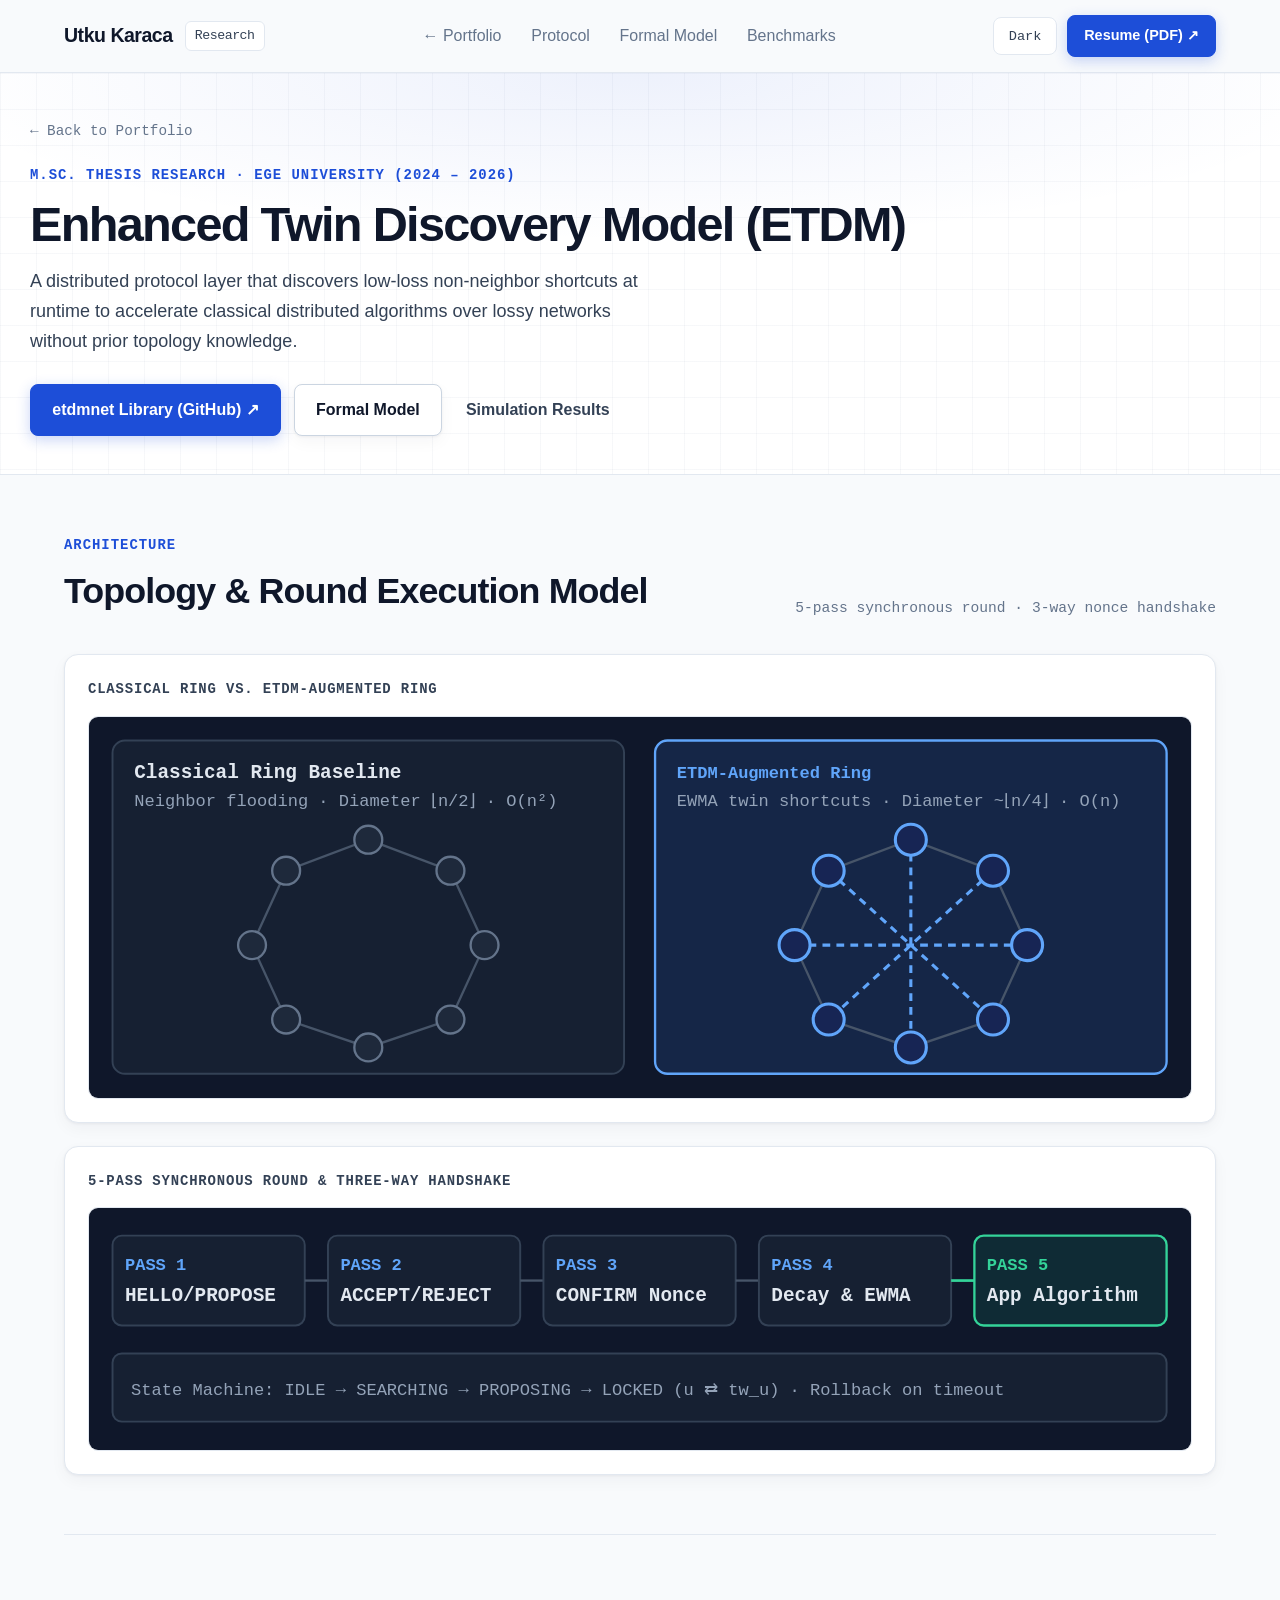
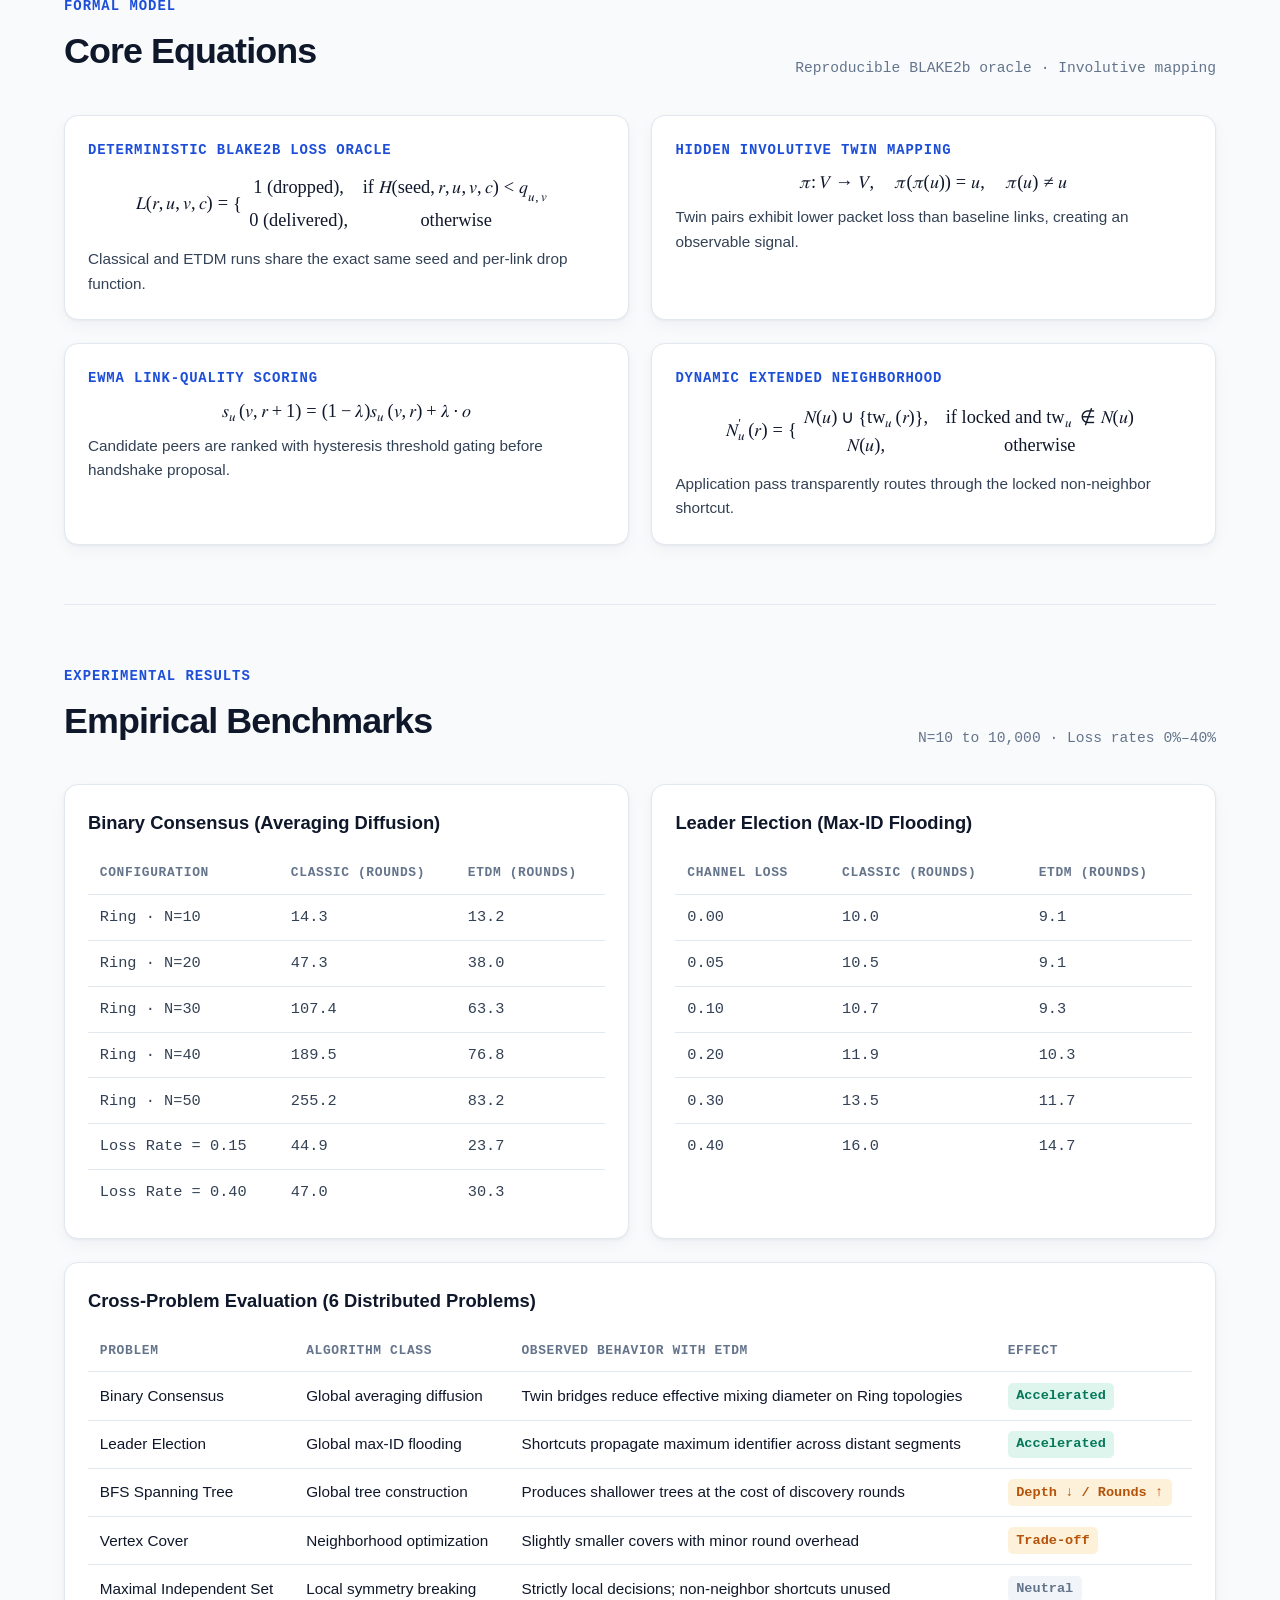
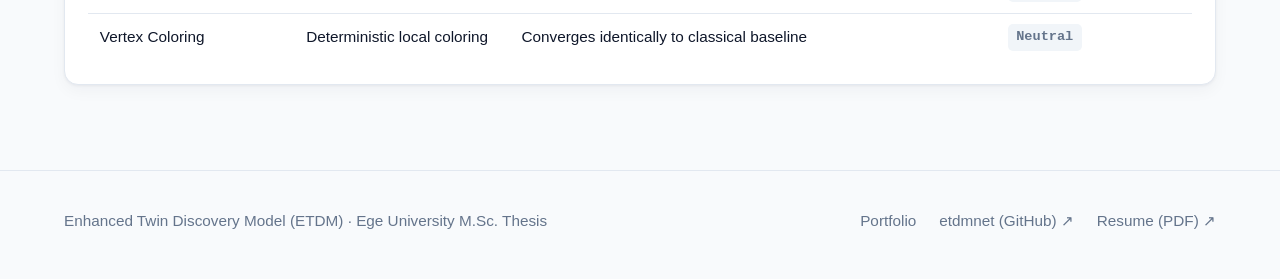
<file: thesis.html>
<!DOCTYPE html>
<html lang="en">
<head>
  <meta charset="UTF-8" />
  <meta name="viewport" content="width=device-width, initial-scale=1.0" />
  <meta http-equiv="Content-Security-Policy" content="default-src 'self'; script-src 'self'; style-src 'self' https://fonts.googleapis.com; font-src 'self' https://fonts.gstatic.com; img-src 'self' data:; connect-src 'self'; object-src 'none'; base-uri 'self'; form-action 'none';" />
  <meta name="referrer" content="strict-origin-when-cross-origin" />
  <!-- TODO(security): HTTP response headers X-Frame-Options, CSP frame-ancestors, Permissions-Policy, and X-Content-Type-Options: nosniff are controlled by GitHub Pages static hosting and cannot be set via HTML meta tags. -->
  <title>ETDM — Enhanced Twin Discovery Model | Utku Karaca</title>
  <link rel="preconnect" href="https://fonts.googleapis.com" />
  <link rel="preconnect" href="https://fonts.gstatic.com" crossorigin />
  <link href="https://fonts.googleapis.com/css2?family=Inter:wght@400;500;600;700&family=JetBrains+Mono:wght@400;500;600&display=swap" rel="stylesheet" />
  <link rel="stylesheet" href="assets/styles.css" />
</head>
<body>
  <header class="site-header">
    <div class="container header-inner">
      <a href="index.html" class="brand">
        <span>Utku Karaca</span>
        <span class="brand-loc">Research</span>
      </a>
      <nav class="nav-links" aria-label="Research navigation">
        <a href="index.html">← Portfolio</a>
        <a href="#protocol">Protocol</a>
        <a href="#formal">Formal Model</a>
        <a href="#benchmarks">Benchmarks</a>
      </nav>
      <div class="header-actions">
        <button id="theme-toggle" type="button" class="icon-btn" aria-label="Switch to dark theme">Dark</button>
        <a href="uk_resume.pdf" target="_blank" rel="noopener noreferrer" class="btn btn-primary btn-sm">Resume (PDF) ↗</a>
        <button id="menu-toggle" type="button" class="icon-btn menu-toggle" aria-expanded="false" aria-controls="mobile-nav">Menu</button>
      </div>
    </div>
    <nav id="mobile-nav" class="container mobile-nav" aria-label="Mobile navigation">
      <a href="index.html">← Portfolio</a>
      <a href="#protocol">Protocol Architecture</a>
      <a href="#formal">Formal Model</a>
      <a href="#benchmarks">Empirical Benchmarks</a>
      <a href="uk_resume.pdf" target="_blank" rel="noopener noreferrer">Resume (PDF) ↗</a>
    </nav>
  </header>

  <!-- HERO -->
  <section class="hero-band">
    <div class="container hero-subpage">
      <a href="index.html" class="back-link">← Back to Portfolio</a>
      <p class="eyebrow">M.Sc. Thesis Research · Ege University (2024 – 2026)</p>
      <h1 class="hero-title">Enhanced Twin Discovery Model (ETDM)</h1>
      <p class="hero-summary">
        A distributed protocol layer that discovers low-loss non-neighbor shortcuts at runtime to accelerate classical distributed algorithms over lossy networks without prior topology knowledge.
      </p>
      <div class="cta-group">
        <a href="https://github.com/SqLkk/etdmnet" target="_blank" rel="noopener noreferrer" class="btn btn-primary">etdmnet Library (GitHub) ↗</a>
        <a href="#formal" class="btn btn-secondary">Formal Model</a>
        <a href="#benchmarks" class="btn btn-ghost">Simulation Results</a>
      </div>
    </div>
  </section>

  <main class="container">

    <!-- PROTOCOL DIAGRAM -->
    <section id="protocol" class="section">
      <div class="section-header">
        <div>
          <p class="section-kicker">Architecture</p>
          <h2 class="section-title">Topology &amp; Round Execution Model</h2>
        </div>
        <p class="section-meta">5-pass synchronous round · 3-way nonce handshake</p>
      </div>

      <div class="diagram-split">
        <div class="diagram-panel">
          <p class="diagram-panel-title">Classical Ring vs. ETDM-Augmented Ring</p>
          <div class="window-frame">
            <div class="diagram-canvas">
              <svg viewBox="0 0 700 235" class="diagram-svg" role="img" aria-label="Comparison between Classical Ring topology and ETDM-Augmented Ring with twin shortcuts">
                <!-- Left: Classical Ring -->
                <rect x="10" y="10" width="330" height="215" rx="8" class="svg-box" />
                <text x="24" y="34" class="svg-label">Classical Ring Baseline</text>
                <text x="24" y="52" class="svg-sublabel">Neighbor flooding · Diameter ⌊n/2⌋ · O(n²)</text>

                <polygon points="175,74 228,94 250,142 228,190 175,208 122,190 100,142 122,94" class="svg-edge" />
                <circle cx="175" cy="74" r="9" class="svg-node" />
                <circle cx="228" cy="94" r="9" class="svg-node" />
                <circle cx="250" cy="142" r="9" class="svg-node" />
                <circle cx="228" cy="190" r="9" class="svg-node" />
                <circle cx="175" cy="208" r="9" class="svg-node" />
                <circle cx="122" cy="190" r="9" class="svg-node" />
                <circle cx="100" cy="142" r="9" class="svg-node" />
                <circle cx="122" cy="94" r="9" class="svg-node" />

                <!-- Right: ETDM Ring -->
                <rect x="360" y="10" width="330" height="215" rx="8" class="svg-box-accent" />
                <text x="374" y="34" class="svg-accent-text">ETDM-Augmented Ring</text>
                <text x="374" y="52" class="svg-sublabel">EWMA twin shortcuts · Diameter ~⌊n/4⌋ · O(n)</text>

                <polygon points="525,74 578,94 600,142 578,190 525,208 472,190 450,142 472,94" class="svg-edge" />
                <line x1="525" y1="74" x2="525" y2="208" class="svg-shortcut" />
                <line x1="450" y1="142" x2="600" y2="142" class="svg-shortcut" />
                <line x1="472" y1="94" x2="578" y2="190" class="svg-shortcut" />
                <line x1="578" y1="94" x2="472" y2="190" class="svg-shortcut" />

                <circle cx="525" cy="74" r="10" class="svg-node-twin" />
                <circle cx="578" cy="94" r="10" class="svg-node-twin" />
                <circle cx="600" cy="142" r="10" class="svg-node-twin" />
                <circle cx="578" cy="190" r="10" class="svg-node-twin" />
                <circle cx="525" cy="208" r="10" class="svg-node-twin" />
                <circle cx="472" cy="190" r="10" class="svg-node-twin" />
                <circle cx="450" cy="142" r="10" class="svg-node-twin" />
                <circle cx="472" cy="94" r="10" class="svg-node-twin" />
              </svg>
            </div>
          </div>
        </div>

        <div class="diagram-panel">
          <p class="diagram-panel-title">5-Pass Synchronous Round &amp; Three-Way Handshake</p>
          <div class="window-frame">
            <div class="diagram-canvas">
              <svg viewBox="0 0 700 145" class="diagram-svg" role="img" aria-label="5-Pass synchronous round pipeline and PROPOSE ACCEPT CONFIRM handshake">
                <rect x="10" y="12" width="124" height="58" rx="6" class="svg-box" />
                <text x="18" y="34" class="svg-accent-text">PASS 1</text>
                <text x="18" y="54" class="svg-label">HELLO/PROPOSE</text>

                <line x1="134" y1="41" x2="149" y2="41" class="svg-edge" />

                <rect x="149" y="12" width="124" height="58" rx="6" class="svg-box" />
                <text x="157" y="34" class="svg-accent-text">PASS 2</text>
                <text x="157" y="54" class="svg-label">ACCEPT/REJECT</text>

                <line x1="273" y1="41" x2="288" y2="41" class="svg-edge" />

                <rect x="288" y="12" width="124" height="58" rx="6" class="svg-box" />
                <text x="296" y="34" class="svg-accent-text">PASS 3</text>
                <text x="296" y="54" class="svg-label">CONFIRM Nonce</text>

                <line x1="412" y1="41" x2="427" y2="41" class="svg-edge" />

                <rect x="427" y="12" width="124" height="58" rx="6" class="svg-box" />
                <text x="435" y="34" class="svg-accent-text">PASS 4</text>
                <text x="435" y="54" class="svg-label">Decay &amp; EWMA</text>

                <line x1="551" y1="41" x2="566" y2="41" class="svg-flow-green" />

                <rect x="566" y="12" width="124" height="58" rx="6" class="svg-box-green" />
                <text x="574" y="34" class="svg-green-text">PASS 5</text>
                <text x="574" y="54" class="svg-label">App Algorithm</text>

                <rect x="10" y="88" width="680" height="44" rx="6" class="svg-box" />
                <text x="22" y="115" class="svg-sublabel">State Machine: IDLE → SEARCHING → PROPOSING → LOCKED (u ⇄ tw_u) · Rollback on timeout</text>
              </svg>
            </div>
          </div>
        </div>
      </div>
    </section>

    <!-- FORMAL MODEL -->
    <section id="formal" class="section">
      <div class="section-header">
        <div>
          <p class="section-kicker">Formal Model</p>
          <h2 class="section-title">Core Equations</h2>
        </div>
        <p class="section-meta">Reproducible BLAKE2b oracle · Involutive mapping</p>
      </div>

      <div class="math-grid">
        <article class="math-card">
          <h3>Deterministic BLAKE2b Loss Oracle</h3>
          <math display="block">
            <mrow>
              <mi>L</mi>
              <mo>(</mo><mi>r</mi><mo>,</mo><mi>u</mi><mo>,</mo><mi>v</mi><mo>,</mo><mi>c</mi><mo>)</mo>
              <mo>=</mo>
              <mrow>
                <mo>{</mo>
                <mtable>
                  <mtr>
                    <mtd><mn>1</mn><mtext>&nbsp;(dropped),</mtext></mtd>
                    <mtd><mtext>if&nbsp;</mtext><mi>H</mi><mo>(</mo><mtext>seed</mtext><mo>,</mo><mi>r</mi><mo>,</mo><mi>u</mi><mo>,</mo><mi>v</mi><mo>,</mo><mi>c</mi><mo>)</mo><mo>&lt;</mo><msub><mi>q</mi><mrow><mi>u</mi><mo>,</mo><mi>v</mi></mrow></msub></mtd>
                  </mtr>
                  <mtr>
                    <mtd><mn>0</mn><mtext>&nbsp;(delivered),</mtext></mtd>
                    <mtd><mtext>otherwise</mtext></mtd>
                  </mtr>
                </mtable>
              </mrow>
            </mrow>
          </math>
          <p class="math-note">Classical and ETDM runs share the exact same seed and per-link drop function.</p>
        </article>

        <article class="math-card">
          <h3>Hidden Involutive Twin Mapping</h3>
          <math display="block">
            <mrow>
              <mi>&#x03C0;</mi><mo>:</mo><mi>V</mi><mo>&#x2192;</mo><mi>V</mi><mo>,</mo>
              <mspace width="1em" />
              <mi>&#x03C0;</mi><mo>(</mo><mi>&#x03C0;</mi><mo>(</mo><mi>u</mi><mo>)</mo><mo>)</mo><mo>=</mo><mi>u</mi><mo>,</mo>
              <mspace width="1em" />
              <mi>&#x03C0;</mi><mo>(</mo><mi>u</mi><mo>)</mo><mo>&#x2260;</mo><mi>u</mi>
            </mrow>
          </math>
          <p class="math-note">Twin pairs exhibit lower packet loss than baseline links, creating an observable signal.</p>
        </article>

        <article class="math-card">
          <h3>EWMA Link-Quality Scoring</h3>
          <math display="block">
            <mrow>
              <msub><mi>s</mi><mi>u</mi></msub><mo>(</mo><mi>v</mi><mo>,</mo><mi>r</mi><mo>+</mo><mn>1</mn><mo>)</mo>
              <mo>=</mo>
              <mo>(</mo><mn>1</mn><mo>&#x2212;</mo><mi>&#x03BB;</mi><mo>)</mo>
              <msub><mi>s</mi><mi>u</mi></msub><mo>(</mo><mi>v</mi><mo>,</mo><mi>r</mi><mo>)</mo>
              <mo>+</mo>
              <mi>&#x03BB;</mi><mo>&#x22C5;</mo><mi>o</mi>
            </mrow>
          </math>
          <p class="math-note">Candidate peers are ranked with hysteresis threshold gating before handshake proposal.</p>
        </article>

        <article class="math-card">
          <h3>Dynamic Extended Neighborhood</h3>
          <math display="block">
            <mrow>
              <msubsup><mi>N</mi><mi>u</mi><mo>&#x2032;</mo></msubsup><mo>(</mo><mi>r</mi><mo>)</mo>
              <mo>=</mo>
              <mrow>
                <mo>{</mo>
                <mtable>
                  <mtr>
                    <mtd><mi>N</mi><mo>(</mo><mi>u</mi><mo>)</mo><mo>&#x222A;</mo><mo>{</mo><msub><mtext>tw</mtext><mi>u</mi></msub><mo>(</mo><mi>r</mi><mo>)</mo><mo>}</mo><mo>,</mo></mtd>
                    <mtd><mtext>if locked and&nbsp;</mtext><msub><mtext>tw</mtext><mi>u</mi></msub><mo>&#x2209;</mo><mi>N</mi><mo>(</mo><mi>u</mi><mo>)</mo></mtd>
                  </mtr>
                  <mtr>
                    <mtd><mi>N</mi><mo>(</mo><mi>u</mi><mo>)</mo><mo>,</mo></mtd>
                    <mtd><mtext>otherwise</mtext></mtd>
                  </mtr>
                </mtable>
              </mrow>
            </mrow>
          </math>
          <p class="math-note">Application pass transparently routes through the locked non-neighbor shortcut.</p>
        </article>
      </div>
    </section>

    <!-- BENCHMARKS -->
    <section id="benchmarks" class="section">
      <div class="section-header">
        <div>
          <p class="section-kicker">Experimental Results</p>
          <h2 class="section-title">Empirical Benchmarks</h2>
        </div>
        <p class="section-meta">N=10 to 10,000 · Loss rates 0%–40%</p>
      </div>

      <div class="table-grid">
        <div class="table-card">
          <h3>Binary Consensus (Averaging Diffusion)</h3>
          <table class="data-table">
            <thead>
              <tr>
                <th>Configuration</th>
                <th>Classic (rounds)</th>
                <th>ETDM (rounds)</th>
              </tr>
            </thead>
            <tbody>
              <tr><td>Ring · N=10</td><td>14.3</td><td>13.2</td></tr>
              <tr><td>Ring · N=20</td><td>47.3</td><td>38.0</td></tr>
              <tr><td>Ring · N=30</td><td>107.4</td><td>63.3</td></tr>
              <tr><td>Ring · N=40</td><td>189.5</td><td>76.8</td></tr>
              <tr><td>Ring · N=50</td><td>255.2</td><td>83.2</td></tr>
              <tr><td>Loss Rate = 0.15</td><td>44.9</td><td>23.7</td></tr>
              <tr><td>Loss Rate = 0.40</td><td>47.0</td><td>30.3</td></tr>
            </tbody>
          </table>
        </div>

        <div class="table-card">
          <h3>Leader Election (Max-ID Flooding)</h3>
          <table class="data-table">
            <thead>
              <tr>
                <th>Channel Loss</th>
                <th>Classic (rounds)</th>
                <th>ETDM (rounds)</th>
              </tr>
            </thead>
            <tbody>
              <tr><td>0.00</td><td>10.0</td><td>9.1</td></tr>
              <tr><td>0.05</td><td>10.5</td><td>9.1</td></tr>
              <tr><td>0.10</td><td>10.7</td><td>9.3</td></tr>
              <tr><td>0.20</td><td>11.9</td><td>10.3</td></tr>
              <tr><td>0.30</td><td>13.5</td><td>11.7</td></tr>
              <tr><td>0.40</td><td>16.0</td><td>14.7</td></tr>
            </tbody>
          </table>
        </div>

        <div class="table-card table-card-wide">
          <h3>Cross-Problem Evaluation (6 Distributed Problems)</h3>
          <table class="data-table">
            <thead>
              <tr>
                <th>Problem</th>
                <th>Algorithm Class</th>
                <th>Observed Behavior with ETDM</th>
                <th>Effect</th>
              </tr>
            </thead>
            <tbody>
              <tr>
                <td class="text-col">Binary Consensus</td>
                <td class="text-col">Global averaging diffusion</td>
                <td class="text-col">Twin bridges reduce effective mixing diameter on Ring topologies</td>
                <td><span class="delta-pos">Accelerated</span></td>
              </tr>
              <tr>
                <td class="text-col">Leader Election</td>
                <td class="text-col">Global max-ID flooding</td>
                <td class="text-col">Shortcuts propagate maximum identifier across distant segments</td>
                <td><span class="delta-pos">Accelerated</span></td>
              </tr>
              <tr>
                <td class="text-col">BFS Spanning Tree</td>
                <td class="text-col">Global tree construction</td>
                <td class="text-col">Produces shallower trees at the cost of discovery rounds</td>
                <td><span class="delta-mix">Depth ↓ / Rounds ↑</span></td>
              </tr>
              <tr>
                <td class="text-col">Vertex Cover</td>
                <td class="text-col">Neighborhood optimization</td>
                <td class="text-col">Slightly smaller covers with minor round overhead</td>
                <td><span class="delta-mix">Trade-off</span></td>
              </tr>
              <tr>
                <td class="text-col">Maximal Independent Set</td>
                <td class="text-col">Local symmetry breaking</td>
                <td class="text-col">Strictly local decisions; non-neighbor shortcuts unused</td>
                <td><span class="delta-neu">Neutral</span></td>
              </tr>
              <tr>
                <td class="text-col">Vertex Coloring</td>
                <td class="text-col">Deterministic local coloring</td>
                <td class="text-col">Converges identically to classical baseline</td>
                <td><span class="delta-neu">Neutral</span></td>
              </tr>
            </tbody>
          </table>
        </div>
      </div>
    </section>
  </main>

  <footer class="site-footer">
    <div class="container footer-inner">
      <p>Enhanced Twin Discovery Model (ETDM) · Ege University M.Sc. Thesis</p>
      <div class="footer-links">
        <a href="index.html">Portfolio</a>
        <a href="https://github.com/SqLkk/etdmnet" target="_blank" rel="noopener noreferrer">etdmnet (GitHub) ↗</a>
        <a href="uk_resume.pdf" target="_blank" rel="noopener noreferrer">Resume (PDF) ↗</a>
      </div>
    </div>
  </footer>

  <script src="assets/app.js"></script>
</body>
</html>
</file>
<file: assets/styles.css>
/* ==========================================================================
   Utku Karaca — Architectural Editorial Portfolio Stylesheet
   ========================================================================== */

:root {
  --bg: #f8fafc;
  --surface: #ffffff;
  --surface-muted: #f1f5f9;
  --ink: #0f172a;
  --ink-secondary: #334155;
  --ink-muted: #64748b;
  --border: #e2e8f0;
  --border-strong: #cbd5e1;
  --accent: #1d4ed8;
  --accent-hover: #1e40af;
  --accent-subtle: rgba(29, 78, 216, 0.08);
  --accent-ink: #ffffff;
  --diagram-bg: #0f172a;
  --diagram-surface: #172133;
  --diagram-border: #1e293b;
  --diagram-ink: #f8fafc;
  --diagram-muted: #94a3b8;
  --diagram-accent: #60a5fa;
  --diagram-green: #34d399;
  --header-bg: rgba(248, 250, 252, 0.9);
  --shadow-sm: 0 1px 3px rgba(15, 23, 42, 0.05), 0 6px 16px rgba(15, 23, 42, 0.04);
  --shadow-md: 0 4px 12px rgba(15, 23, 42, 0.06), 0 16px 32px rgba(15, 23, 42, 0.08);
  --radius-sm: 8px;
  --radius-md: 10px;
  --radius-lg: 14px;
  --font-sans: 'Inter', -apple-system, BlinkMacSystemFont, 'Segoe UI', Roboto, sans-serif;
  --font-mono: 'JetBrains Mono', ui-monospace, SFMono-Regular, Menlo, Monaco, Consolas, monospace;
}

html[data-theme="dark"] {
  --bg: #0b0f17;
  --surface: #111827;
  --surface-muted: #172033;
  --ink: #f1f5f9;
  --ink-secondary: #cbd5e1;
  --ink-muted: #94a3b8;
  --border: #1e293b;
  --border-strong: #334155;
  --accent: #60a5fa;
  --accent-hover: #93c5fd;
  --accent-subtle: rgba(96, 165, 250, 0.12);
  --accent-ink: #0b0f17;
  --diagram-bg: #090d16;
  --diagram-surface: #111827;
  --diagram-border: #1e293b;
  --diagram-ink: #f1f5f9;
  --diagram-muted: #94a3b8;
  --diagram-accent: #60a5fa;
  --diagram-green: #34d399;
  --header-bg: rgba(11, 15, 23, 0.9);
  --shadow-sm: 0 2px 6px rgba(0, 0, 0, 0.3), 0 8px 20px rgba(0, 0, 0, 0.25);
  --shadow-md: 0 8px 20px rgba(0, 0, 0, 0.35), 0 18px 36px rgba(0, 0, 0, 0.4);
}

*,
*::before,
*::after {
  box-sizing: border-box;
}

html {
  font-size: 17px;
  scroll-behavior: smooth;
  -webkit-text-size-adjust: 100%;
}

body {
  margin: 0;
  background-color: var(--bg);
  color: var(--ink);
  font-family: var(--font-sans);
  font-size: 1rem;
  line-height: 1.6;
  -webkit-font-smoothing: antialiased;
  -moz-osx-font-smoothing: grayscale;
}

img,
svg {
  display: block;
  max-width: 100%;
}

a {
  color: inherit;
  text-decoration: none;
}

h1,
h2,
h3,
h4,
p,
ul,
ol {
  margin: 0;
}

/* Container & Layout */
.container {
  max-width: 1220px;
  margin: 0 auto;
  padding: 0 2rem;
}

/* Header & Navigation */
.site-header {
  position: sticky;
  top: 0;
  z-index: 40;
  background-color: var(--header-bg);
  backdrop-filter: blur(12px);
  border-bottom: 1px solid var(--border);
}

.header-inner {
  display: flex;
  align-items: center;
  justify-content: space-between;
  gap: 1rem;
  height: 72px;
}

.brand {
  display: inline-flex;
  align-items: center;
  gap: 0.7rem;
  font-weight: 700;
  font-size: 1.15rem;
  letter-spacing: -0.025em;
  color: var(--ink);
  white-space: nowrap;
}

.brand-loc {
  font-family: var(--font-mono);
  font-size: 0.78rem;
  font-weight: 500;
  color: var(--ink-secondary);
  padding: 0.2rem 0.55rem;
  border: 1px solid var(--border);
  border-radius: 6px;
  background-color: var(--surface);
}

.nav-links {
  display: flex;
  align-items: center;
  gap: 1.75rem;
}

.nav-links a {
  font-size: 0.94rem;
  font-weight: 500;
  color: var(--ink-muted);
  transition: color 0.15s ease;
  white-space: nowrap;
}

.nav-links a:hover,
.nav-links a.is-active {
  color: var(--ink);
}

.header-actions {
  display: flex;
  align-items: center;
  gap: 0.6rem;
}

.icon-btn {
  display: inline-flex;
  align-items: center;
  justify-content: center;
  height: 38px;
  padding: 0 0.85rem;
  font-family: var(--font-mono);
  font-size: 0.8rem;
  font-weight: 500;
  color: var(--ink-secondary);
  background-color: var(--surface);
  border: 1px solid var(--border);
  border-radius: var(--radius-sm);
  cursor: pointer;
  transition: border-color 0.15s ease, color 0.15s ease, background-color 0.15s ease;
}

.icon-btn:hover {
  border-color: var(--border-strong);
  color: var(--ink);
}

.menu-toggle {
  display: none;
}

.mobile-nav {
  display: none;
  border-top: 1px solid var(--border);
  padding: 0.75rem 0 1rem;
  flex-direction: column;
  gap: 0.25rem;
}

.mobile-nav.is-open {
  display: flex;
}

.mobile-nav a {
  padding: 0.55rem 0.25rem;
  font-size: 0.95rem;
  font-weight: 500;
  color: var(--ink-secondary);
}

.mobile-nav a:hover {
  color: var(--accent);
}

/* Buttons */
.btn {
  display: inline-flex;
  align-items: center;
  justify-content: center;
  gap: 0.45rem;
  font-family: var(--font-sans);
  font-size: 0.94rem;
  font-weight: 600;
  padding: 0.7rem 1.25rem;
  border-radius: var(--radius-sm);
  border: 1px solid transparent;
  cursor: pointer;
  transition: background-color 0.15s ease, border-color 0.15s ease, color 0.15s ease, transform 0.15s ease, box-shadow 0.15s ease;
  white-space: nowrap;
}

.btn-sm {
  font-size: 0.85rem;
  padding: 0.5rem 0.95rem;
}

.btn-primary {
  background-color: var(--accent);
  color: var(--accent-ink);
  border-color: var(--accent);
  box-shadow: 0 4px 14px rgba(29, 78, 216, 0.24);
}

.btn-primary:hover {
  background-color: var(--accent-hover);
  border-color: var(--accent-hover);
  transform: translateY(-1px);
  box-shadow: 0 6px 20px rgba(29, 78, 216, 0.3);
}

.btn-secondary {
  background-color: var(--surface);
  color: var(--ink);
  border-color: var(--border-strong);
  box-shadow: var(--shadow-sm);
}

.btn-secondary:hover {
  border-color: var(--accent);
  background-color: var(--surface-muted);
  transform: translateY(-1px);
}

.btn-ghost {
  background-color: transparent;
  color: var(--ink-secondary);
  border-color: transparent;
  padding-left: 0.6rem;
  padding-right: 0.6rem;
}

.btn-ghost:hover {
  color: var(--accent);
}

/* Hero Architectural Band */
.hero-band {
  position: relative;
  border-bottom: 1px solid var(--border);
  background-color: var(--surface);
  background-image:
    radial-gradient(ellipse 80% 60% at 50% 0%, var(--accent-subtle), transparent 70%),
    linear-gradient(to right, rgba(148, 163, 184, 0.08) 1px, transparent 1px),
    linear-gradient(to bottom, rgba(148, 163, 184, 0.08) 1px, transparent 1px);
  background-size: 100% 100%, 36px 36px, 36px 36px;
}

.hero {
  padding: 3.5rem 0 3rem;
}

.hero-subpage {
  padding: 2.5rem 0 2.25rem;
}

.hero-grid {
  display: grid;
  grid-template-columns: 1.18fr 0.82fr;
  gap: 2.5rem;
  align-items: center;
}

.status-pill {
  display: inline-flex;
  align-items: center;
  gap: 0.55rem;
  font-family: var(--font-mono);
  font-size: 0.8rem;
  font-weight: 600;
  color: var(--ink-secondary);
  background-color: var(--surface);
  border: 1px solid var(--border-strong);
  border-radius: 999px;
  padding: 0.35rem 0.9rem;
  box-shadow: var(--shadow-sm);
  margin-bottom: 1.15rem;
}

.status-dot {
  width: 8px;
  height: 8px;
  border-radius: 50%;
  background-color: #10b981;
  box-shadow: 0 0 0 3px rgba(16, 185, 129, 0.18);
  flex-shrink: 0;
}

.back-link {
  display: inline-flex;
  align-items: center;
  gap: 0.35rem;
  font-family: var(--font-mono);
  font-size: 0.84rem;
  font-weight: 500;
  color: var(--ink-muted);
  margin-bottom: 1.25rem;
  transition: color 0.15s ease;
}

.back-link:hover {
  color: var(--accent);
}

.eyebrow {
  font-family: var(--font-mono);
  font-size: 0.82rem;
  font-weight: 600;
  letter-spacing: 0.07em;
  text-transform: uppercase;
  color: var(--accent);
  margin-bottom: 0.75rem;
}

.hero-title {
  font-size: clamp(2.75rem, 4.8vw, 4rem);
  font-weight: 700;
  letter-spacing: -0.035em;
  line-height: 1.06;
  color: var(--ink);
}

.hero-subpage .hero-title {
  font-size: clamp(2.1rem, 3.8vw, 2.9rem);
}

.hero-role {
  margin-top: 0.85rem;
  font-size: clamp(1.2rem, 2vw, 1.45rem);
  font-weight: 600;
  color: var(--ink);
  letter-spacing: -0.015em;
}

.hero-summary {
  margin-top: 1rem;
  max-width: 62ch;
  font-size: 1.06rem;
  line-height: 1.65;
  color: var(--ink-secondary);
}

.cta-group {
  display: flex;
  flex-wrap: wrap;
  align-items: center;
  gap: 0.75rem;
  margin-top: 1.65rem;
}

/* Hero Right-Column Systems Snapshot */
.hero-showcase {
  background: linear-gradient(145deg, #0f172a 0%, #162238 100%);
  color: #f8fafc;
  border: 1px solid #1e293b;
  border-radius: var(--radius-lg);
  box-shadow: 0 20px 44px rgba(15, 23, 42, 0.16);
  overflow: hidden;
}

.showcase-bar {
  display: flex;
  align-items: center;
  justify-content: space-between;
  gap: 0.75rem;
  padding: 0.65rem 1rem;
  background-color: rgba(255, 255, 255, 0.04);
  border-bottom: 1px solid rgba(255, 255, 255, 0.08);
}

.showcase-title {
  font-family: var(--font-mono);
  font-size: 0.78rem;
  color: #94a3b8;
}

.showcase-body {
  padding: 1.25rem 1.35rem;
  display: flex;
  flex-direction: column;
  gap: 1rem;
}

.showcase-item {
  padding-bottom: 0.9rem;
  border-bottom: 1px solid rgba(255, 255, 255, 0.08);
}

.showcase-item:last-child {
  padding-bottom: 0;
  border-bottom: none;
}

.showcase-kicker {
  font-family: var(--font-mono);
  font-size: 0.74rem;
  font-weight: 600;
  letter-spacing: 0.07em;
  text-transform: uppercase;
  color: #60a5fa;
  margin-bottom: 0.25rem;
}

.showcase-val {
  font-size: 0.98rem;
  font-weight: 600;
  color: #f8fafc;
  line-height: 1.35;
}

.showcase-sub {
  margin-top: 0.2rem;
  font-family: var(--font-mono);
  font-size: 0.8rem;
  color: #94a3b8;
}

/* Experience Intro & Prior Internships Strip */
.exp-intro {
  max-width: 74ch;
  font-size: 1.02rem;
  line-height: 1.65;
  color: var(--ink-secondary);
  margin-bottom: 1.6rem;
}

.prior-grid {
  margin-top: 1.25rem;
  display: grid;
  grid-template-columns: repeat(2, minmax(0, 1fr));
  gap: 1.25rem;
}

.prior-card {
  display: flex;
  flex-direction: column;
  gap: 0.25rem;
  padding: 1.1rem 1.35rem;
  background-color: var(--surface);
  border: 1px solid var(--border);
  border-radius: var(--radius-md);
}

.prior-top {
  display: flex;
  flex-wrap: wrap;
  align-items: baseline;
  justify-content: space-between;
  gap: 0.5rem;
}

.prior-company {
  font-size: 0.98rem;
  font-weight: 700;
  color: var(--ink);
}

.prior-date {
  font-family: var(--font-mono);
  font-size: 0.78rem;
  color: var(--ink-muted);
}

.prior-role {
  font-size: 0.9rem;
  color: var(--ink-secondary);
}

/* Stack Grid */
.stack-grid {
  display: grid;
  grid-template-columns: repeat(2, minmax(0, 1fr));
  gap: 1.25rem;
}

.stack-card {
  padding: 1.35rem 1.5rem;
  background-color: var(--surface);
  border: 1px solid var(--border);
  border-radius: var(--radius-lg);
  box-shadow: var(--shadow-sm);
}

.stack-card-wide {
  grid-column: span 2;
}

.stack-card-title {
  font-family: var(--font-mono);
  font-size: 0.8rem;
  font-weight: 600;
  letter-spacing: 0.06em;
  text-transform: uppercase;
  color: var(--accent);
  margin-bottom: 0.8rem;
}

/* Sections */
.section {
  padding: 3.5rem 0;
  border-top: 1px solid var(--border);
}

.section:first-child {
  border-top: none;
}

.section-header {
  display: flex;
  flex-wrap: wrap;
  align-items: flex-end;
  justify-content: space-between;
  gap: 1rem;
  margin-bottom: 2rem;
}

.section-kicker {
  font-family: var(--font-mono);
  font-size: 0.82rem;
  font-weight: 600;
  letter-spacing: 0.07em;
  text-transform: uppercase;
  color: var(--accent);
  margin-bottom: 0.35rem;
}

.section-title {
  font-size: clamp(1.75rem, 2.8vw, 2.2rem);
  font-weight: 700;
  letter-spacing: -0.025em;
  color: var(--ink);
}

.section-meta {
  font-family: var(--font-mono);
  font-size: 0.86rem;
  color: var(--ink-muted);
}

/* Work Pillars Grid (Siemens R&D) */
.work-grid {
  display: grid;
  grid-template-columns: repeat(2, minmax(0, 1fr));
  gap: 1.35rem;
}

.work-card {
  display: flex;
  flex-direction: column;
  justify-content: space-between;
  gap: 0.9rem;
  padding: 1.5rem;
  background-color: var(--surface);
  border: 1px solid var(--border);
  border-top: 3px solid var(--accent);
  border-radius: var(--radius-lg);
  box-shadow: var(--shadow-sm);
  transition: transform 0.18s ease, box-shadow 0.18s ease, border-color 0.18s ease;
}

.work-card:hover {
  transform: translateY(-2px);
  box-shadow: var(--shadow-md);
  border-color: var(--border-strong);
}

.work-card-top {
  display: flex;
  align-items: center;
  justify-content: space-between;
  gap: 0.75rem;
}

.role-badge {
  font-family: var(--font-mono);
  font-size: 0.8rem;
  font-weight: 600;
  color: var(--accent);
  background-color: var(--accent-subtle);
  padding: 0.25rem 0.65rem;
  border-radius: 6px;
  white-space: nowrap;
}

.flow-pill {
  font-family: var(--font-mono);
  font-size: 0.8rem;
  color: var(--ink-secondary);
  background-color: var(--surface-muted);
  border: 1px solid var(--border);
  border-radius: var(--radius-sm);
  padding: 0.48rem 0.75rem;
  overflow-x: auto;
  white-space: nowrap;
}

.card-title {
  font-size: 1.24rem;
  font-weight: 700;
  letter-spacing: -0.02em;
  color: var(--ink);
}

.card-desc {
  font-size: 0.98rem;
  line-height: 1.6;
  color: var(--ink-secondary);
}

.card-footer {
  display: flex;
  flex-wrap: wrap;
  align-items: center;
  justify-content: space-between;
  gap: 0.75rem;
  margin-top: auto;
  padding-top: 0.35rem;
}

.tag-list {
  display: flex;
  flex-wrap: wrap;
  gap: 0.45rem;
}

.tag {
  font-family: var(--font-mono);
  font-size: 0.8rem;
  font-weight: 500;
  color: var(--ink-secondary);
  background-color: var(--surface-muted);
  border: 1px solid var(--border);
  padding: 0.26rem 0.62rem;
  border-radius: 6px;
}

.inline-link {
  font-size: 0.9rem;
  font-weight: 600;
  color: var(--accent);
  white-space: nowrap;
}

.inline-link:hover {
  text-decoration: underline;
  text-underline-offset: 3px;
}

/* Featured Dark Centerpiece & Visual Project Grid */
.project-featured {
  display: grid;
  grid-template-columns: 1.05fr 0.95fr;
  gap: 2rem;
  align-items: center;
  padding: 2rem;
  background: linear-gradient(135deg, #0f172a 0%, #172542 100%);
  border: 1px solid #1e293b;
  border-radius: var(--radius-lg);
  color: #f8fafc;
  box-shadow: var(--shadow-md);
  margin-bottom: 1.5rem;
}

.project-featured-body {
  display: flex;
  flex-direction: column;
  gap: 0.95rem;
}

.project-featured .eyebrow {
  color: #60a5fa;
}

.project-featured .section-title {
  color: #ffffff;
}

.project-featured .card-desc {
  color: #cbd5e1;
}

.project-featured .tag {
  background-color: rgba(255, 255, 255, 0.08);
  border-color: rgba(255, 255, 255, 0.14);
  color: #e2e8f0;
}

.project-featured .btn-primary {
  background-color: #3b82f6;
  border-color: #3b82f6;
  color: #ffffff;
}

.project-featured .btn-primary:hover {
  background-color: #2563eb;
  border-color: #2563eb;
}

.project-featured .btn-secondary {
  background-color: rgba(255, 255, 255, 0.08);
  border-color: rgba(255, 255, 255, 0.18);
  color: #f8fafc;
}

.project-featured .btn-secondary:hover {
  background-color: rgba(255, 255, 255, 0.14);
  border-color: rgba(255, 255, 255, 0.3);
}

.project-featured .inline-link {
  color: #93c5fd;
}

.project-grid {
  display: grid;
  grid-template-columns: repeat(2, minmax(0, 1fr));
  gap: 1.35rem;
}

.project-card {
  display: flex;
  flex-direction: column;
  gap: 1.1rem;
  padding: 1.4rem;
  background-color: var(--surface);
  border: 1px solid var(--border);
  border-radius: var(--radius-lg);
  box-shadow: var(--shadow-sm);
  transition: border-color 0.18s ease, box-shadow 0.18s ease, transform 0.18s ease;
}

.project-card:hover {
  transform: translateY(-3px);
  border-color: var(--border-strong);
  box-shadow: var(--shadow-md);
}

.project-card-body {
  display: flex;
  flex-direction: column;
  gap: 0.7rem;
  flex: 1;
}

.project-links {
  display: flex;
  flex-wrap: wrap;
  align-items: center;
  gap: 1.15rem;
  margin-top: auto;
  padding-top: 0.45rem;
}

/* Compact Full-Width Strip Card (17 Acar) */
.project-strip {
  margin-top: 1.35rem;
  display: grid;
  grid-template-columns: 310px 1fr;
  gap: 1.65rem;
  align-items: center;
  padding: 1.4rem;
  background-color: var(--surface);
  border: 1px solid var(--border);
  border-radius: var(--radius-lg);
  box-shadow: var(--shadow-sm);
}

/* Window Frame & Screenshot Cropping */
.window-frame {
  background-color: var(--diagram-bg);
  border: 1px solid var(--border);
  border-radius: var(--radius-md);
  overflow: hidden;
}

.project-featured .window-frame {
  border-color: rgba(255, 255, 255, 0.12);
}

.window-bar {
  display: flex;
  align-items: center;
  justify-content: space-between;
  gap: 0.75rem;
  padding: 0.55rem 0.85rem;
  background-color: var(--diagram-surface);
  border-bottom: 1px solid var(--diagram-border);
}

.window-dots {
  display: inline-flex;
  align-items: center;
  gap: 0.38rem;
}

.window-dot {
  width: 8px;
  height: 8px;
  border-radius: 50%;
  background-color: #475569;
}

.window-title {
  font-family: var(--font-mono);
  font-size: 0.76rem;
  color: var(--diagram-muted);
  white-space: nowrap;
  overflow: hidden;
  text-overflow: ellipsis;
}

.window-viewport {
  position: relative;
  aspect-ratio: 16 / 10;
  overflow: hidden;
  background-color: var(--diagram-bg);
}

.window-viewport-button {
  display: block;
  width: 100%;
  padding: 0;
  border: none;
  background: none;
  cursor: zoom-in;
  text-align: left;
}

.window-viewport img {
  width: 100%;
  height: 100%;
  object-fit: cover;
  transition: transform 0.25s ease;
}

.window-viewport img.crop-edge {
  object-position: left top;
  transform: scale(1.035);
  transform-origin: left top;
}

.window-viewport img.crop-watermark {
  object-position: center top;
  transform: scale(1.09);
  transform-origin: center top;
}

.window-viewport-button:hover img.crop-edge {
  transform: scale(1.055);
}

.window-viewport-button:hover img.crop-watermark {
  transform: scale(1.11);
}

.zoom-hint {
  position: absolute;
  right: 0.65rem;
  bottom: 0.65rem;
  font-family: var(--font-mono);
  font-size: 0.74rem;
  font-weight: 500;
  color: #f8fafc;
  background-color: rgba(15, 23, 42, 0.86);
  border: 1px solid rgba(255, 255, 255, 0.18);
  padding: 0.22rem 0.55rem;
  border-radius: 6px;
  pointer-events: none;
}

/* Custom Technical SVG Diagrams */
.diagram-canvas {
  width: 100%;
  height: 100%;
  background-color: var(--diagram-bg);
  padding: 0.5rem;
}

.diagram-svg {
  width: 100%;
  height: 100%;
}

.svg-label {
  font-family: var(--font-mono);
  font-size: 12.5px;
  fill: #e2e8f0;
  font-weight: 600;
}

.svg-sublabel {
  font-family: var(--font-mono);
  font-size: 11px;
  fill: #94a3b8;
}

.svg-accent-text {
  font-family: var(--font-mono);
  font-size: 11px;
  fill: #60a5fa;
  font-weight: 600;
}

.svg-green-text {
  font-family: var(--font-mono);
  font-size: 11px;
  fill: #34d399;
  font-weight: 600;
}

.svg-box {
  fill: #162032;
  stroke: #334155;
  stroke-width: 1.25;
}

.svg-box-accent {
  fill: rgba(59, 130, 246, 0.14);
  stroke: #60a5fa;
  stroke-width: 1.5;
}

.svg-box-green {
  fill: rgba(16, 185, 129, 0.12);
  stroke: #34d399;
  stroke-width: 1.5;
}

.svg-node {
  fill: #1e293b;
  stroke: #64748b;
  stroke-width: 1.5;
}

.svg-node-twin {
  fill: #172554;
  stroke: #60a5fa;
  stroke-width: 2;
}

.svg-edge {
  stroke: #475569;
  stroke-width: 1.5;
  fill: none;
}

.svg-shortcut {
  stroke: #60a5fa;
  stroke-width: 2;
  stroke-dasharray: 5 4;
  fill: none;
}

.svg-flow-green {
  stroke: #34d399;
  stroke-width: 1.75;
  fill: none;
}

/* Background Section (Education + Technical Stack) */
.background-grid {
  display: grid;
  grid-template-columns: 0.9fr 1.1fr;
  gap: 1.35rem;
}

.panel {
  padding: 1.5rem;
  background-color: var(--surface);
  border: 1px solid var(--border);
  border-radius: var(--radius-lg);
  box-shadow: var(--shadow-sm);
}

.panel + .project-featured {
  margin-top: 1.5rem;
  margin-bottom: 0;
}

.panel-title {
  font-family: var(--font-mono);
  font-size: 0.82rem;
  font-weight: 600;
  letter-spacing: 0.07em;
  text-transform: uppercase;
  color: var(--accent);
  margin-bottom: 1.15rem;
}

.edu-item {
  padding-bottom: 1.15rem;
  margin-bottom: 1.15rem;
  border-bottom: 1px solid var(--border);
}

.edu-item:last-child {
  padding-bottom: 0;
  margin-bottom: 0;
  border-bottom: none;
}

.edu-top {
  display: flex;
  flex-wrap: wrap;
  align-items: baseline;
  justify-content: space-between;
  gap: 0.5rem;
}

.edu-degree {
  font-size: 1.06rem;
  font-weight: 700;
  color: var(--ink);
}

.edu-years {
  font-family: var(--font-mono);
  font-size: 0.8rem;
  color: var(--ink-muted);
}

.edu-school {
  margin-top: 0.25rem;
  font-size: 0.94rem;
  font-weight: 500;
  color: var(--ink-secondary);
}

.edu-note {
  margin-top: 0.4rem;
  font-size: 0.9rem;
  color: var(--ink-muted);
}

.stack-rows {
  display: flex;
  flex-direction: column;
  gap: 0.85rem;
}

.stack-row {
  display: grid;
  grid-template-columns: 165px 1fr;
  gap: 0.75rem;
  align-items: baseline;
  padding-bottom: 0.75rem;
  border-bottom: 1px solid var(--border);
}

.stack-row:last-child {
  padding-bottom: 0;
  border-bottom: none;
}

.stack-key {
  font-family: var(--font-mono);
  font-size: 0.82rem;
  font-weight: 600;
  color: var(--ink-muted);
}

.stack-val {
  font-size: 0.94rem;
  color: var(--ink-secondary);
}

/* Subpages: Spec Grid, Gallery, Math & Benchmark Tables */
.spec-grid {
  display: grid;
  grid-template-columns: repeat(auto-fit, minmax(220px, 1fr));
  gap: 1.15rem;
}

.spec-card {
  padding: 1.25rem;
  background-color: var(--surface);
  border: 1px solid var(--border);
  border-top: 3px solid var(--accent);
  border-radius: var(--radius-md);
  box-shadow: var(--shadow-sm);
}

.spec-title {
  font-size: 1.04rem;
  font-weight: 700;
  color: var(--ink);
  margin-bottom: 0.4rem;
}

.spec-desc {
  font-size: 0.92rem;
  line-height: 1.55;
  color: var(--ink-secondary);
}

.gallery-grid {
  display: grid;
  grid-template-columns: repeat(2, minmax(0, 1fr));
  gap: 1.35rem;
}

.gallery-card {
  display: flex;
  flex-direction: column;
  gap: 0.75rem;
  padding: 1.15rem;
  background-color: var(--surface);
  border: 1px solid var(--border);
  border-radius: var(--radius-lg);
  box-shadow: var(--shadow-sm);
}

.gallery-card-wide {
  grid-column: span 2;
}

.gallery-caption {
  display: flex;
  align-items: center;
  justify-content: space-between;
  gap: 0.5rem;
  font-size: 0.94rem;
  font-weight: 600;
  color: var(--ink);
}

.gallery-sub {
  font-family: var(--font-mono);
  font-size: 0.78rem;
  font-weight: 500;
  color: var(--ink-muted);
}

/* Thesis Diagrams, MathML Cards & Benchmark Tables */
.diagram-split {
  display: grid;
  grid-template-columns: 1fr;
  gap: 1.35rem;
}

.diagram-panel {
  padding: 1.35rem;
  background-color: var(--surface);
  border: 1px solid var(--border);
  border-radius: var(--radius-lg);
  box-shadow: var(--shadow-sm);
}

.diagram-panel-title {
  font-family: var(--font-mono);
  font-size: 0.82rem;
  font-weight: 600;
  letter-spacing: 0.06em;
  text-transform: uppercase;
  color: var(--ink-secondary);
  margin-bottom: 0.9rem;
}

.math-grid {
  display: grid;
  grid-template-columns: repeat(2, minmax(0, 1fr));
  gap: 1.35rem;
}

.math-card {
  padding: 1.35rem;
  background-color: var(--surface);
  border: 1px solid var(--border);
  border-radius: var(--radius-lg);
  box-shadow: var(--shadow-sm);
  overflow-x: auto;
}

.math-card h3 {
  font-family: var(--font-mono);
  font-size: 0.82rem;
  font-weight: 600;
  text-transform: uppercase;
  letter-spacing: 0.06em;
  color: var(--accent);
  margin-bottom: 0.8rem;
}

.math-card math {
  font-size: 1.08rem;
  color: var(--ink);
  margin: 0.55rem 0;
}

.math-note {
  margin-top: 0.7rem;
  font-size: 0.9rem;
  color: var(--ink-secondary);
}

.table-grid {
  display: grid;
  grid-template-columns: repeat(2, minmax(0, 1fr));
  gap: 1.35rem;
}

.table-card {
  background-color: var(--surface);
  border: 1px solid var(--border);
  border-radius: var(--radius-lg);
  box-shadow: var(--shadow-sm);
  padding: 1.35rem;
  overflow-x: auto;
}

.table-card-wide {
  grid-column: span 2;
}

.table-card h3 {
  font-size: 1.08rem;
  font-weight: 700;
  color: var(--ink);
  margin-bottom: 0.9rem;
}

.data-table {
  width: 100%;
  border-collapse: collapse;
  font-size: 0.9rem;
  font-variant-numeric: tabular-nums;
}

.data-table th,
.data-table td {
  padding: 0.6rem 0.7rem;
  text-align: left;
  border-bottom: 1px solid var(--border);
}

.data-table th {
  font-family: var(--font-mono);
  font-size: 0.76rem;
  font-weight: 600;
  text-transform: uppercase;
  letter-spacing: 0.05em;
  color: var(--ink-muted);
}

.data-table td {
  font-family: var(--font-mono);
  color: var(--ink-secondary);
}

.data-table td.text-col {
  font-family: var(--font-sans);
  font-weight: 500;
  color: var(--ink);
}

.data-table tr:last-child td {
  border-bottom: none;
}

.delta-pos {
  display: inline-block;
  padding: 0.15rem 0.5rem;
  border-radius: 5px;
  font-size: 0.8rem;
  font-weight: 600;
  background-color: rgba(16, 185, 129, 0.14);
  color: #047857;
}

html[data-theme="dark"] .delta-pos {
  color: #34d399;
}

.delta-mix {
  display: inline-block;
  padding: 0.15rem 0.5rem;
  border-radius: 5px;
  font-size: 0.8rem;
  font-weight: 600;
  background-color: rgba(245, 158, 11, 0.15);
  color: #b45309;
}

html[data-theme="dark"] .delta-mix {
  color: #fbbf24;
}

.delta-neu {
  display: inline-block;
  padding: 0.15rem 0.5rem;
  border-radius: 5px;
  font-size: 0.8rem;
  font-weight: 600;
  background-color: var(--surface-muted);
  color: var(--ink-muted);
}

/* Footer */
.site-footer {
  border-top: 1px solid var(--border);
  padding: 2.25rem 0 2.75rem;
  margin-top: 1.5rem;
}

.footer-inner {
  display: flex;
  flex-wrap: wrap;
  align-items: center;
  justify-content: space-between;
  gap: 1rem;
  font-size: 0.9rem;
  color: var(--ink-muted);
}

.footer-links {
  display: flex;
  flex-wrap: wrap;
  gap: 1.35rem;
}

.footer-links a:hover {
  color: var(--accent);
}

/* Lightbox Dialog */
.lightbox {
  max-width: min(92vw, 1180px);
  max-height: 90vh;
  margin: auto;
  padding: 0;
  border: 1px solid var(--diagram-border);
  border-radius: var(--radius-lg);
  background-color: var(--diagram-bg);
  color: var(--diagram-ink);
  box-shadow: 0 24px 64px rgba(0, 0, 0, 0.55);
}

.lightbox::backdrop {
  background-color: rgba(2, 6, 23, 0.82);
  backdrop-filter: blur(4px);
}

.lightbox-header {
  display: flex;
  align-items: center;
  justify-content: space-between;
  gap: 1rem;
  padding: 0.8rem 1.1rem;
  background-color: var(--diagram-surface);
  border-bottom: 1px solid var(--diagram-border);
}

.lightbox-caption {
  font-family: var(--font-mono);
  font-size: 0.85rem;
  color: var(--diagram-ink);
}

.lightbox-close {
  font-family: var(--font-mono);
  font-size: 0.8rem;
  font-weight: 600;
  color: var(--diagram-ink);
  background-color: transparent;
  border: 1px solid var(--diagram-border);
  border-radius: 6px;
  padding: 0.35rem 0.75rem;
  cursor: pointer;
}

.lightbox-close:hover {
  border-color: var(--diagram-accent);
  color: var(--diagram-accent);
}

.lightbox-body {
  padding: 0.85rem;
  display: flex;
  justify-content: center;
  align-items: center;
  overflow: auto;
}

.lightbox-img {
  max-width: 100%;
  max-height: 76vh;
  border-radius: 6px;
}

/* Responsive Breakpoints */
@media (max-width: 960px) {
  .hero-grid,
  .project-featured,
  .project-strip {
    grid-template-columns: 1fr;
  }
}

@media (max-width: 768px) {
  html {
    font-size: 16px;
  }

  .container {
    padding: 0 1.25rem;
  }

  .nav-links {
    display: none;
  }

  .menu-toggle {
    display: inline-flex;
  }

  .work-grid,
  .prior-grid,
  .stack-grid,
  .project-grid,
  .gallery-grid,
  .math-grid,
  .table-grid {
    grid-template-columns: 1fr;
  }

  .gallery-card-wide,
  .table-card-wide {
    grid-column: span 1;
  }
}

@media (max-width: 520px) {
  .hero {
    padding: 2.5rem 0 2rem;
  }
}
</file>
